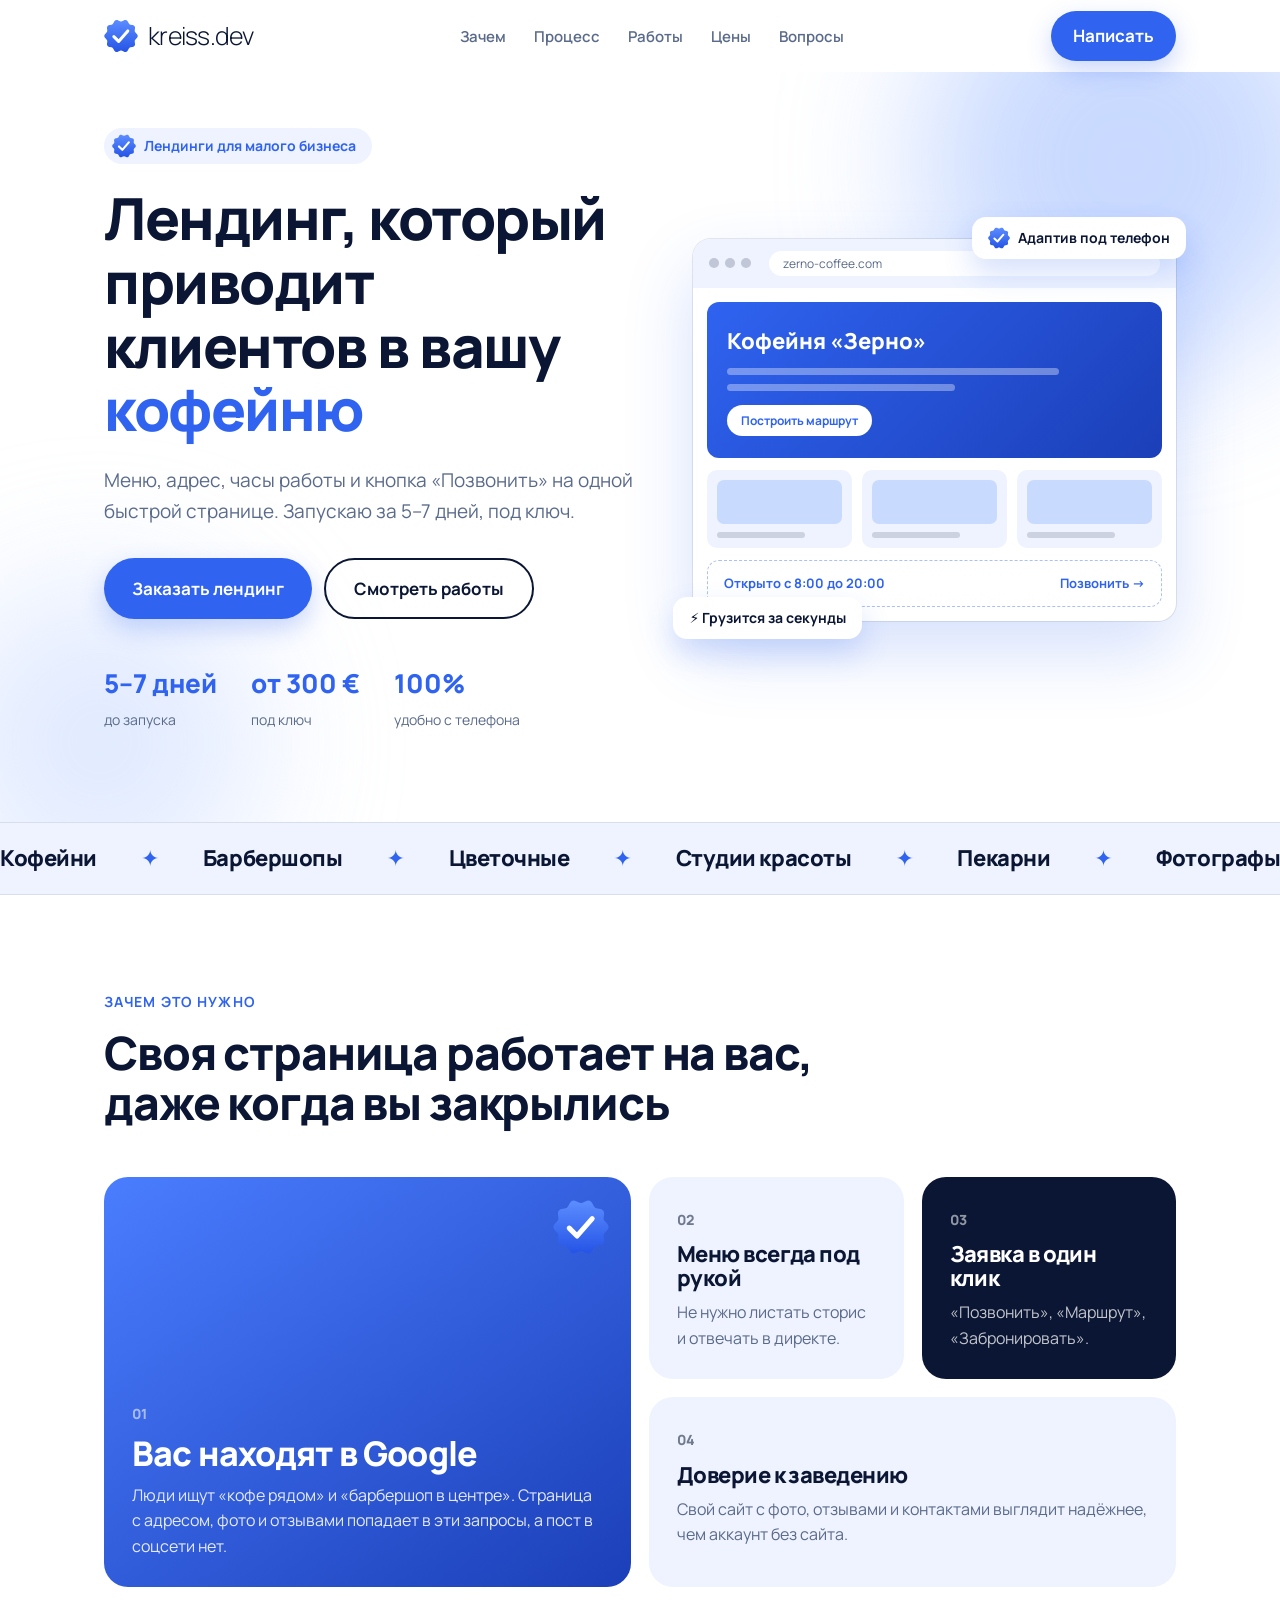
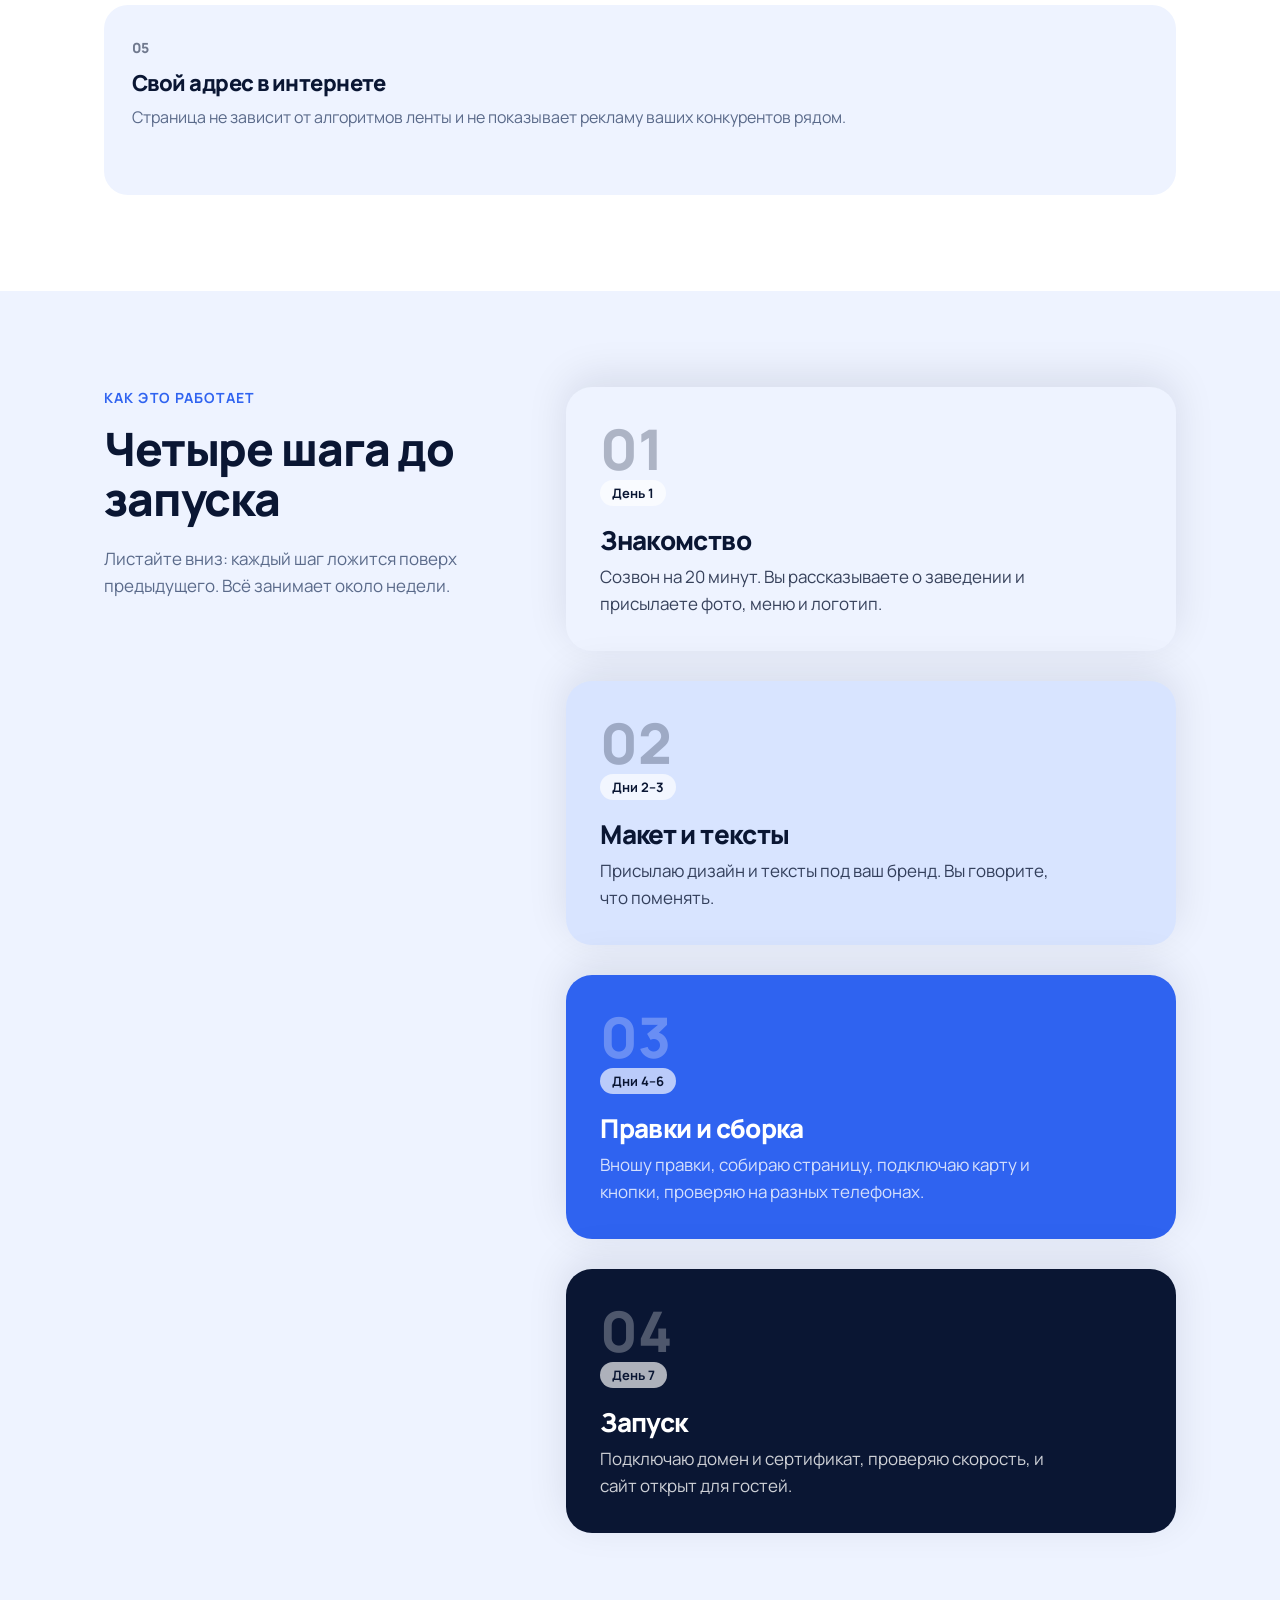
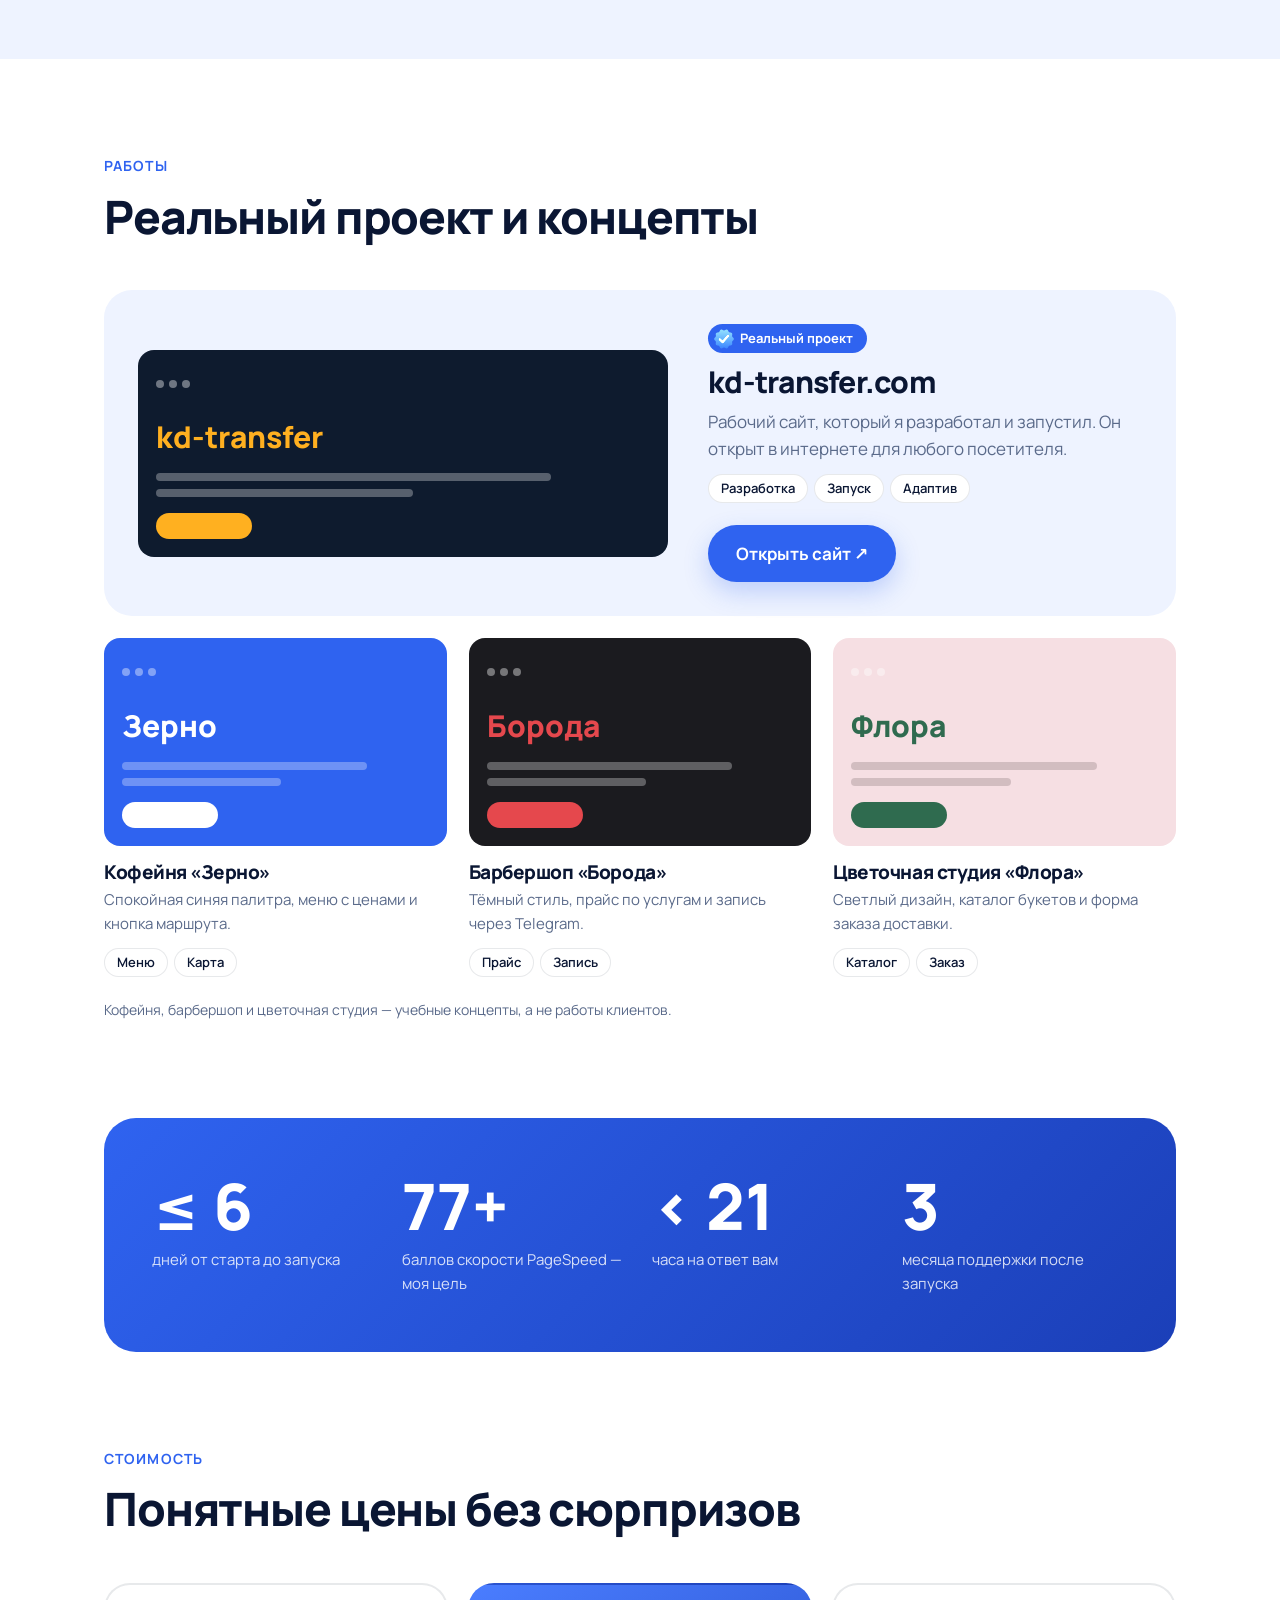
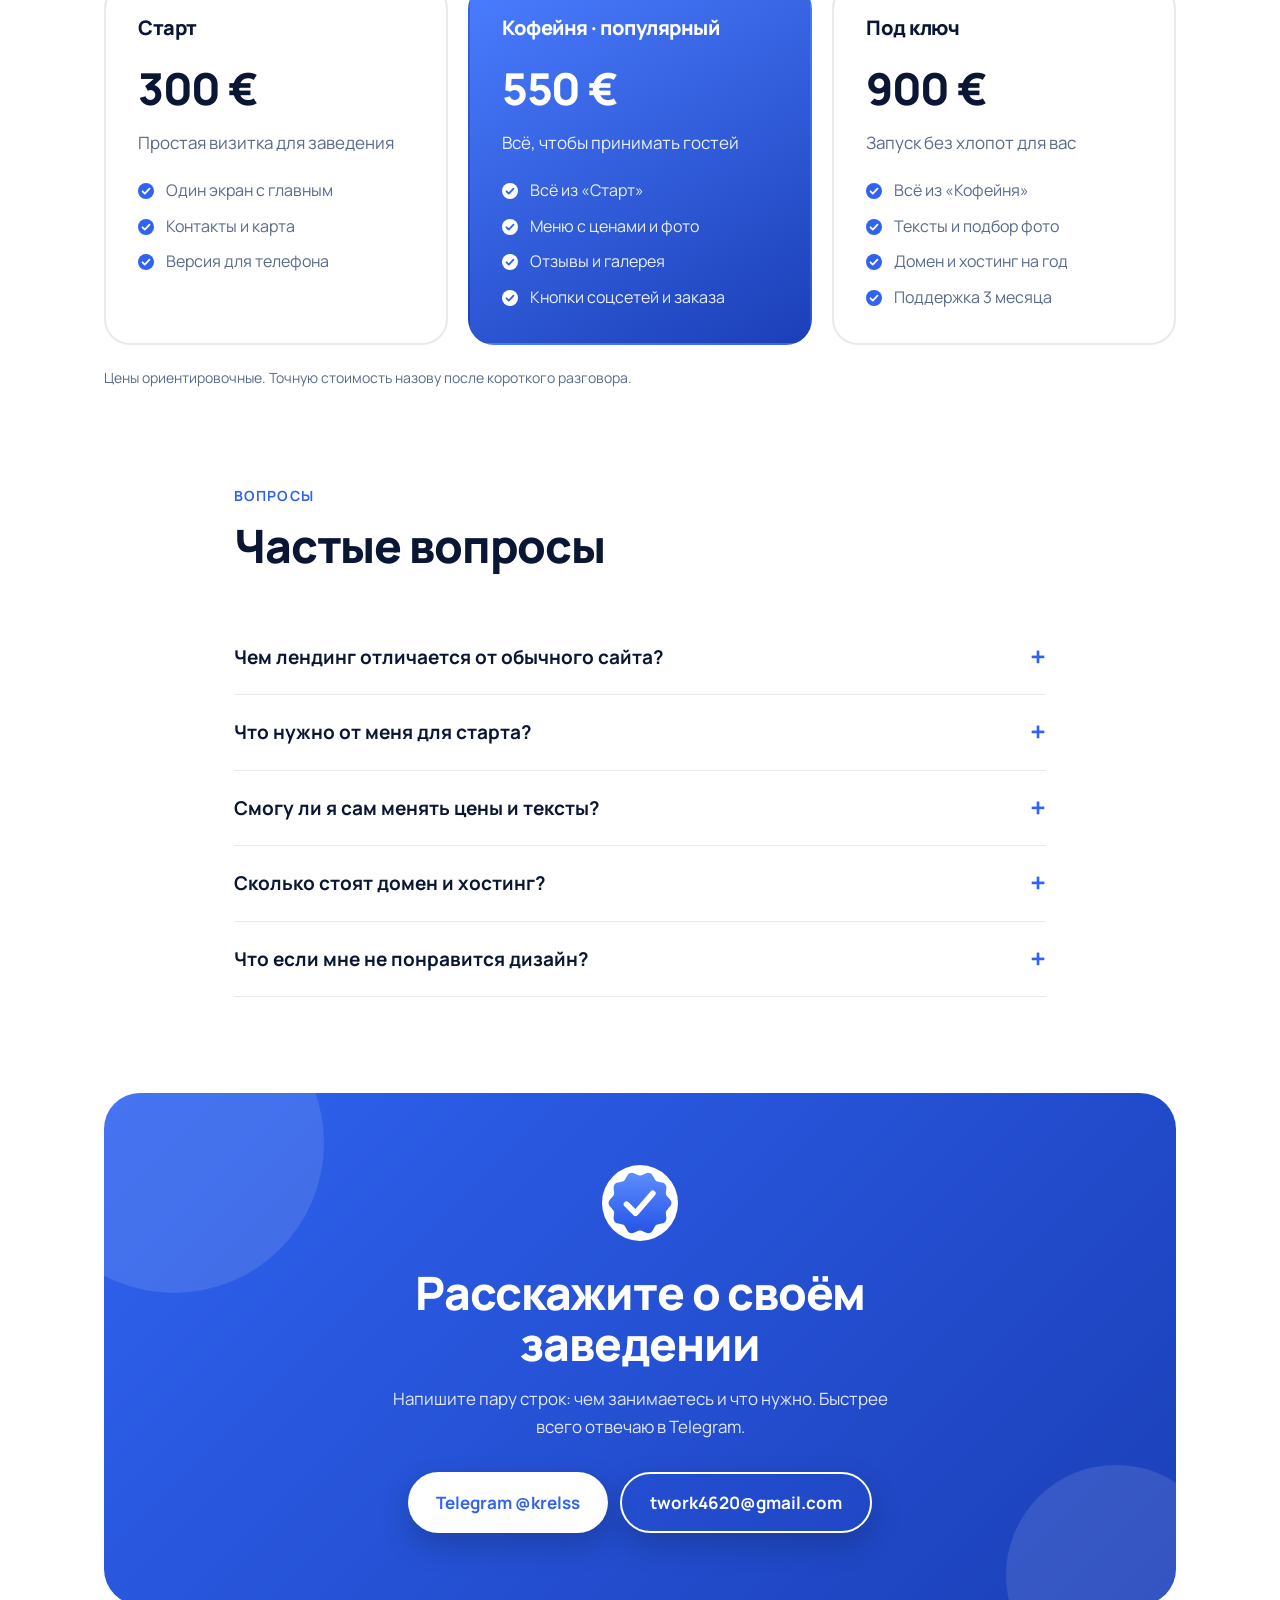
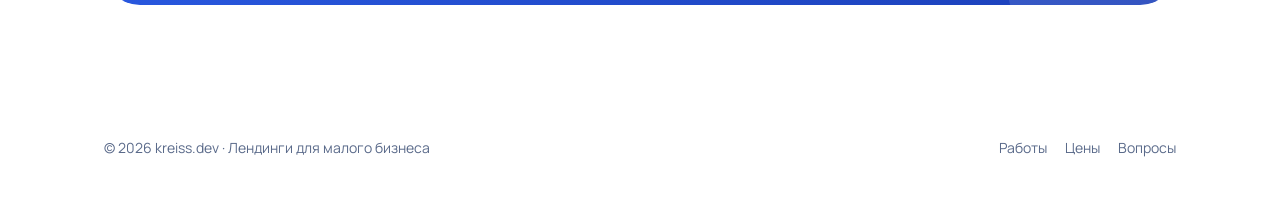
<file: index.html>
<!DOCTYPE html>
<html lang="ru" data-theme="light">
<head>
<meta charset="utf-8">
<meta name="viewport" content="width=device-width, initial-scale=1, viewport-fit=cover">
<title>kreiss.dev — лендинги для кофеен и малого бизнеса</title>
<meta name="description" content="Разрабатываю быстрые лендинги для кофеен, барбершопов, студий и другого малого бизнеса. Запуск за 5–7 дней.">
<link rel="preconnect" href="https://fonts.googleapis.com">
<link rel="preconnect" href="https://fonts.gstatic.com" crossorigin>
<link href="https://fonts.googleapis.com/css2?family=Manrope:wght@300;400;500;600;700;800&display=swap" rel="stylesheet">
<link rel="stylesheet" href="style.css">
</head>
<body>
<svg width="0" height="0" style="position:absolute" aria-hidden="true"><defs><linearGradient id="g" x1="0" y1="0" x2="0" y2="1"><stop offset="0" stop-color="#5C8DFF"/><stop offset="1" stop-color="#2554E6"/></linearGradient><symbol id="b" viewBox="0 0 100 100"><path id="bp" fill="url(#g)"/><path d="M29 52l14 14 27-31" fill="none" stroke="#fff" stroke-width="9" stroke-linecap="round" stroke-linejoin="round"/></symbol></defs></svg>
<div id="bar"></div>

<header id="hd"><div class="w hd">
<a class="logo" href="#top"><svg class="bdg" aria-hidden="true"><use href="#b"/></svg>kreiss.dev</a>
<nav><a href="#why">Зачем</a><a href="#how">Процесс</a><a href="#works">Работы</a><a href="#price">Цены</a><a href="#faq">Вопросы</a></nav>
<a class="btn" href="#contact" style="padding:11px 22px">Написать</a>
</div></header>

<main id="top">
<div class="hero"><div class="blob b-a"></div><div class="blob b-b"></div>
<div class="w hg">
<div>
<div class="pill"><svg class="bdg" aria-hidden="true"><use href="#b"/></svg>Лендинги для малого бизнеса</div>
<h1 id="h1">Лендинг, который приводит клиентов в вашу кофейню</h1>
<p class="lead">Меню, адрес, часы работы и кнопка «Позвонить» на одной быстрой странице. Запускаю за 5–7 дней, под ключ.</p>
<div class="row"><a class="btn" href="#contact">Заказать лендинг</a><a class="btn o" href="#works">Смотреть работы</a></div>
<div class="facts"><div><b>5–7 дней</b><span>до запуска</span></div><div><b>от 300 €</b><span>под ключ</span></div><div><b>100%</b><span>удобно с телефона</span></div></div>
</div>
<div class="stage">
<div class="browser" aria-hidden="true">
<div class="bar"><i></i><i></i><i></i><span>zerno-coffee.com</span></div>
<div class="pg">
<div class="p1"><b>Кофейня «Зерно»</b><u></u><u></u><em>Построить маршрут</em></div>
<div class="pm"><div><s></s><u></u></div><div><s></s><u></u></div><div><s></s><u></u></div></div>
<div class="p3"><span>Открыто с 8:00 до 20:00</span><span>Позвонить →</span></div>
</div></div>
<div class="chip c1"><svg class="bdg" aria-hidden="true"><use href="#b"/></svg>Адаптив под телефон</div>
<div class="chip c2">⚡ Грузится за секунды</div>
</div>
</div></div>

<div class="mq" aria-hidden="true"><div class="tr" id="tr"><span>Кофейни</span><i>✦</i><span>Барбершопы</span><i>✦</i><span>Цветочные</span><i>✦</i><span>Студии красоты</span><i>✦</i><span>Пекарни</span><i>✦</i><span>Фотографы</span><i>✦</i><span>Автосервисы</span><i>✦</i><span>Тренеры</span><i>✦</i></div></div>

<section id="why"><div class="w">
<span class="k rv">Зачем это нужно</span>
<h2 class="rv">Своя страница работает на вас, даже когда вы закрылись</h2>
<div class="bento">
<div class="t bl big rv"><svg class="bdg" aria-hidden="true"><use href="#b"/></svg><small>01</small><h3>Вас находят в Google</h3><p>Люди ищут «кофе рядом» и «барбершоп в центре». Страница с адресом, фото и отзывами попадает в эти запросы, а пост в соцсети нет.</p></div>
<div class="t rv"><small>02</small><h3>Меню всегда под рукой</h3><p>Не нужно листать сторис и отвечать в директе.</p></div>
<div class="t dk rv"><small>03</small><h3>Заявка в один клик</h3><p>«Позвонить», «Маршрут», «Забронировать».</p></div>
<div class="t wide rv"><small>04</small><h3>Доверие к заведению</h3><p>Свой сайт с фото, отзывами и контактами выглядит надёжнее, чем аккаунт без сайта.</p></div>
<div class="t full rv"><small>05</small><h3>Свой адрес в интернете</h3><p>Страница не зависит от алгоритмов ленты и не показывает рекламу ваших конкурентов рядом.</p></div>
</div></div></section>

<section id="how" style="background:var(--soft)"><div class="w stk">
<div class="l"><span class="k rv">Как это работает</span><h2 class="rv" style="margin-bottom:20px">Четыре шага до запуска</h2><p class="rv">Листайте вниз: каждый шаг ложится поверх предыдущего. Всё занимает около недели.</p></div>
<div>
<div class="st" style="--i:0"><b>01</b><br><span>День 1</span><h3>Знакомство</h3><p>Созвон на 20 минут. Вы рассказываете о заведении и присылаете фото, меню и логотип.</p></div>
<div class="st" style="--i:1"><b>02</b><br><span>Дни 2–3</span><h3>Макет и тексты</h3><p>Присылаю дизайн и тексты под ваш бренд. Вы говорите, что поменять.</p></div>
<div class="st" style="--i:2"><b>03</b><br><span>Дни 4–6</span><h3>Правки и сборка</h3><p>Вношу правки, собираю страницу, подключаю карту и кнопки, проверяю на разных телефонах.</p></div>
<div class="st" style="--i:3"><b>04</b><br><span>День 7</span><h3>Запуск</h3><p>Подключаю домен и сертификат, проверяю скорость, и сайт открыт для гостей.</p></div>
</div></div></section>

<section id="works"><div class="w">
<span class="k rv">Работы</span>
<h2 class="rv">Реальный проект и концепты</h2>
<div class="wk">
<div class="feat rv"><div class="mk" style="--c:#0E1B2E;--a:#FFB020"><i></i><i></i><i></i><b>kd-transfer</b><u></u><u></u><em></em></div>
<div><span class="badge"><svg class="bdg" aria-hidden="true"><use href="#b"/></svg>Реальный проект</span><h3 style="font-size:30px">kd-transfer.com</h3><p style="color:var(--muted);margin-top:10px">Рабочий сайт, который я разработал и запустил. Он открыт в интернете для любого посетителя.</p><div class="tg"><span>Разработка</span><span>Запуск</span><span>Адаптив</span></div><a class="btn" href="https://kd-transfer.com" target="_blank" rel="noopener">Открыть сайт ↗</a></div></div>
<div class="cs rv"><div class="mk"><i></i><i></i><i></i><b>Зерно</b><u></u><u></u><em></em></div><h3>Кофейня «Зерно»</h3><p>Спокойная синяя палитра, меню с ценами и кнопка маршрута.</p><div class="tg"><span>Меню</span><span>Карта</span></div></div>
<div class="cs rv"><div class="mk" style="--c:#1B1B1F;--a:#E5484D"><i></i><i></i><i></i><b>Борода</b><u></u><u></u><em></em></div><h3>Барбершоп «Борода»</h3><p>Тёмный стиль, прайс по услугам и запись через Telegram.</p><div class="tg"><span>Прайс</span><span>Запись</span></div></div>
<div class="cs rv"><div class="mk" style="--c:#F6DFE3;--a:#2F6B4F;color:#3A2A2E"><i></i><i></i><i></i><b>Флора</b><u style="background:#3a2a2e30"></u><u style="background:#3a2a2e30"></u><em></em></div><h3>Цветочная студия «Флора»</h3><p>Светлый дизайн, каталог букетов и форма заказа доставки.</p><div class="tg"><span>Каталог</span><span>Заказ</span></div></div>
</div>
<p class="note rv">Кофейня, барбершоп и цветочная студия — учебные концепты, а не работы клиентов.</p>
</div></section>

<section style="padding-top:0"><div class="w"><div class="nb rv">
<div><b data-to="7" data-pre="≤ ">0</b><span>дней от старта до запуска</span></div>
<div><b data-to="90" data-suf="+">0</b><span>баллов скорости PageSpeed — моя цель</span></div>
<div><b data-to="24" data-pre="< ">0</b><span>часа на ответ вам</span></div>
<div><b data-to="3">0</b><span>месяца поддержки после запуска</span></div>
</div></div></section>

<section id="price" style="padding-top:0"><div class="w">
<span class="k rv">Стоимость</span><h2 class="rv">Понятные цены без сюрпризов</h2>
<div class="pr">
<div class="pl rv"><h3>Старт</h3><div class="pc">300 €</div><p>Простая визитка для заведения</p><ul><li>Один экран с главным</li><li>Контакты и карта</li><li>Версия для телефона</li></ul></div>
<div class="pl hot rv"><h3>Кофейня · популярный</h3><div class="pc">550 €</div><p>Всё, чтобы принимать гостей</p><ul><li>Всё из «Старт»</li><li>Меню с ценами и фото</li><li>Отзывы и галерея</li><li>Кнопки соцсетей и заказа</li></ul></div>
<div class="pl rv"><h3>Под ключ</h3><div class="pc">900 €</div><p>Запуск без хлопот для вас</p><ul><li>Всё из «Кофейня»</li><li>Тексты и подбор фото</li><li>Домен и хостинг на год</li><li>Поддержка 3 месяца</li></ul></div>
</div>
<p class="note rv">Цены ориентировочные. Точную стоимость назову после короткого разговора.</p>
</div></section>

<section id="faq" style="padding-top:0"><div class="w" style="max-width:860px">
<span class="k rv">Вопросы</span><h2 class="rv">Частые вопросы</h2>
<details class="rv"><summary>Чем лендинг отличается от обычного сайта?</summary><p>Лендинг — это одна страница с одной целью: чтобы человек позвонил, записался или пришёл. Он дешевле и запускается быстрее многостраничного сайта, а малому бизнесу обычно хватает именно его.</p></details>
<details class="rv"><summary>Что нужно от меня для старта?</summary><p>Рассказать о заведении, прислать логотип, фото и меню или прайс. Если фото нет, помогу подобрать их и подскажу, как снять хорошие кадры на телефон.</p></details>
<details class="rv"><summary>Смогу ли я сам менять цены и тексты?</summary><p>Да. Покажу, как обновлять меню и контакты, программист для этого не нужен. Крупные правки можно заказать у меня отдельно.</p></details>
<details class="rv"><summary>Сколько стоят домен и хостинг?</summary><p>Домен обычно стоит от 10 до 20 € в год, хостинг для лендинга дешёвый или бесплатный. В тарифе «Под ключ» я оформляю всё на вас и оплачиваю первый год.</p></details>
<details class="rv"><summary>Что если мне не понравится дизайн?</summary><p>Я показываю макет до запуска и вношу правки по вашим комментариям. Раунды правок входят в стоимость.</p></details>
</div></section>

<section id="contact" style="padding-top:0"><div class="w"><div class="ct rv">
<svg class="bdg" aria-hidden="true"><use href="#b"/></svg>
<h2>Расскажите о своём заведении</h2>
<p>Напишите пару строк: чем занимаетесь и что нужно. Быстрее всего отвечаю в Telegram.</p>
<div class="row"><a class="btn" href="https://t.me/krelss">Telegram @krelss</a><a class="btn o" href="mailto:twork4620@gmail.com">twork4620@gmail.com</a></div>
</div></div></section>
</main>

<footer><div class="w ft"><span>© 2026 kreiss.dev · Лендинги для малого бизнеса</span><span><a href="#works">Работы</a><a href="#price">Цены</a><a href="#faq">Вопросы</a></span></div></footer>
<a class="fab" id="fab" href="#contact">Написать</a>

<script src="script.js"></script>
</body>
</html>
</file>
<file: style.css>
:root{color-scheme:light;--ink:#0A1633;--muted:#5A6A8A;--blue:#2F63F0;--deep:#1B3FB8;--soft:#EEF3FF;--line:#0A163318;
box-sizing:border-box;padding-top:env(safe-area-inset-top,0px);padding-bottom:env(safe-area-inset-bottom,0px)}
html{scroll-padding-top:90px;scroll-behavior:smooth}
*,*::before,*::after{box-sizing:border-box}
body{margin:0;background:#fff;color:var(--ink);font:400 17px/1.6 Manrope,system-ui,sans-serif;overflow-x:clip}
h1,h2,h3{margin:0;line-height:1.1;letter-spacing:-.025em;font-weight:800}
p{margin:0}a{color:inherit}
:focus-visible{outline:3px solid var(--blue);outline-offset:3px}
.w{max-width:1120px;margin:0 auto;padding:0 24px}
.bdg{width:30px;height:30px;flex:none;display:inline-block}
.btn{display:inline-flex;align-items:center;gap:8px;background:var(--blue);color:#fff;font-weight:700;text-decoration:none;padding:15px 28px;border-radius:999px;transition:transform .2s,box-shadow .2s;box-shadow:0 10px 24px #2f63f040}
.btn:hover{transform:translateY(-3px);box-shadow:0 16px 30px #2f63f060}
.btn.o{background:none;color:var(--ink);box-shadow:none;border:2px solid var(--ink)}
.btn.o:hover{background:var(--ink);color:#fff}
/* header */
header{position:sticky;top:env(safe-area-inset-top,0px);z-index:30;background:#ffffffcc;-webkit-backdrop-filter:blur(12px);backdrop-filter:blur(12px);transition:box-shadow .3s}
header.sc{box-shadow:0 6px 24px #0a163314}
.hd{display:flex;align-items:center;justify-content:space-between;height:72px}
.logo{display:inline-flex;align-items:center;gap:10px;font-size:25px;font-weight:300;letter-spacing:-.03em;text-decoration:none}
.logo .bdg{width:34px;height:34px;animation:pop .9s cubic-bezier(.3,1.6,.5,1) both}
.logo:hover .bdg{animation:spin .7s}
@keyframes pop{from{transform:scale(0) rotate(-140deg)}}@keyframes spin{to{transform:rotate(360deg)}}
nav a{margin:0 14px;text-decoration:none;font-weight:600;font-size:15px;color:var(--muted);transition:color .2s}
nav a:hover{color:var(--blue)}
#bar{position:fixed;top:0;left:0;right:0;height:3px;background:var(--blue);transform:scaleX(0);transform-origin:left;z-index:60}
/* hero */
.hero{position:relative;overflow:clip;padding:56px 0 90px}
.blob{position:absolute;border-radius:50%;filter:blur(70px);opacity:.55;z-index:-1;animation:drift 14s ease-in-out infinite alternate}
.b-a{width:420px;height:420px;background:#9DBBFF;top:-120px;right:-60px}
.b-b{width:320px;height:320px;background:#C9DAFF;bottom:-80px;left:-60px;animation-delay:-6s}
@keyframes drift{to{transform:translate(40px,50px) scale(1.15)}}
.hg{display:grid;grid-template-columns:1.05fr .95fr;gap:56px;align-items:center}
.pill{display:inline-flex;align-items:center;gap:8px;background:var(--soft);color:var(--blue);font-weight:700;font-size:14px;padding:6px 16px 6px 8px;border-radius:999px;margin-bottom:22px}
.pill .bdg{width:24px;height:24px}
h1{font-size:clamp(34px,4.7vw,58px)}
h1 em{font-style:normal;color:var(--blue)}
h1 .wd{display:inline-block;opacity:0;transform:translateY(.6em);animation:up .7s cubic-bezier(.2,.8,.2,1) forwards}
@keyframes up{to{opacity:1;transform:none}}
.lead{font-size:19px;color:var(--muted);max-width:30em;margin:24px 0 32px}
.row{display:flex;gap:12px;flex-wrap:wrap}
.facts{display:flex;gap:34px;margin-top:44px;flex-wrap:wrap}
.facts b{display:block;font-size:26px;font-weight:800;color:var(--blue)}.facts span{font-size:14px;color:var(--muted)}
/* browser mockup */
.stage{position:relative}
.browser{background:#fff;border-radius:18px;box-shadow:0 30px 70px #2f63f033,0 0 0 1px var(--line);overflow:hidden;animation:fl 7s ease-in-out infinite}
@keyframes fl{50%{transform:translateY(-12px)}}
.bar{display:flex;align-items:center;gap:6px;padding:12px 16px;background:var(--soft)}
.bar i{width:10px;height:10px;border-radius:50%;background:#0a163333}
.bar span{margin-left:12px;flex:1;background:#fff;border-radius:99px;padding:3px 14px;font-size:12px;color:var(--muted)}
.pg{padding:14px;display:grid;gap:12px}
.pg>*{opacity:0;transform:translateY(18px);animation:up .7s cubic-bezier(.2,.8,.2,1) forwards}
.p1{background:linear-gradient(135deg,#2F63F0,#1B3FB8);color:#fff;border-radius:12px;padding:22px 20px;animation-delay:.7s!important}
.p1 b{display:block;font-size:22px;font-weight:800}.p1 u{display:block;height:7px;border-radius:4px;background:#ffffff59;margin-top:9px;width:80%}.p1 u+u{width:55%}
.p1 em{display:inline-block;font-style:normal;font-size:12px;font-weight:700;background:#fff;color:var(--blue);border-radius:99px;padding:6px 14px;margin-top:14px;animation:pulse 2.4s ease-in-out 3s infinite}
@keyframes pulse{50%{transform:scale(1.1)}}
.pm{display:grid;grid-template-columns:repeat(3,1fr);gap:10px}
.pm div{background:var(--soft);border-radius:10px;padding:10px;animation:up .6s forwards;opacity:0;transform:translateY(18px)}
.pm div:nth-child(1){animation-delay:1.3s}.pm div:nth-child(2){animation-delay:1.55s}.pm div:nth-child(3){animation-delay:1.8s}
.pm s{display:block;height:44px;border-radius:7px;background:#C9DAFF;margin-bottom:8px}.pm u{display:block;height:6px;border-radius:3px;background:#0a163326;width:70%}
.p3{display:flex;justify-content:space-between;align-items:center;border-radius:12px;border:1.5px dashed #2f63f066;padding:12px 16px;font-size:13px;font-weight:700;color:var(--blue);animation-delay:2.2s!important}
.chip{position:absolute;background:#fff;border-radius:14px;padding:10px 16px;font-weight:700;font-size:14px;box-shadow:0 14px 30px #2f63f033;display:flex;align-items:center;gap:8px;opacity:0;animation:up .7s forwards,fl 6s ease-in-out infinite;z-index:2}
.c1{right:-10px;top:-22px;animation-delay:2.5s,2.5s}.c2{left:-20px;bottom:-18px;animation-delay:2.9s,3s}
.chip .bdg{width:22px;height:22px}
/* marquee */
.mq{border-block:1px solid var(--line);overflow:hidden;padding:18px 0;background:var(--soft)}
.tr{display:flex;gap:44px;width:max-content;animation:sc 34s linear infinite;font-weight:800;font-size:22px;letter-spacing:-.02em;white-space:nowrap}
.tr i{font-style:normal;color:var(--blue)}.mq:hover .tr{animation-play-state:paused}
@keyframes sc{to{transform:translateX(-50%)}}
/* sections */
section{padding:96px 0}
.k{color:var(--blue);font-weight:700;font-size:14px;letter-spacing:.08em;text-transform:uppercase;margin-bottom:14px;display:block}
h2{font-size:clamp(28px,4vw,46px);max-width:16em;margin-bottom:48px}
.js .rv{opacity:0;transform:translateY(34px);transition:opacity .8s ease,transform .8s cubic-bezier(.2,.8,.2,1)}
.js .rv.in{opacity:1;transform:none}
/* bento */
.bento{display:grid;grid-template-columns:repeat(4,1fr);grid-auto-rows:minmax(190px,auto);gap:18px}
.t{border-radius:24px;padding:28px;background:var(--soft);position:relative;overflow:hidden;transition:transform .3s,box-shadow .3s}
.t:hover{transform:translateY(-6px);box-shadow:0 22px 44px #2f63f030}
.t small{font-weight:800;font-size:14px;opacity:.55}
.t h3{font-size:22px;margin:10px 0}.t p{color:var(--muted);font-size:16px}
.t.bl{background:linear-gradient(145deg,#4A7DFF,#1B3FB8);color:#fff}.t.bl p{color:#ffffffe0}
.t.dk{background:var(--ink);color:#fff}.t.dk p{color:#ffffffc0}
.t.big{grid-column:span 2;grid-row:span 2;display:flex;flex-direction:column;justify-content:flex-end}
.t.big h3{font-size:34px}
.t.wide{grid-column:span 2}.t.full{grid-column:1/-1}
.t .bdg{position:absolute;right:22px;top:22px;width:56px;height:56px;animation:fl 5s ease-in-out infinite}
/* stacked steps */
.stk{display:grid;grid-template-columns:.8fr 1.2fr;gap:56px;align-items:start}
.stk .l{position:sticky;top:120px}.stk .l p{color:var(--muted);max-width:22em}
.st{position:sticky;top:calc(100px + var(--i)*22px);border-radius:26px;padding:34px;min-height:230px;margin-bottom:30px;box-shadow:0 -10px 40px #0a16331a}
.st:nth-child(1){background:var(--soft)}.st:nth-child(2){background:#D8E4FF}.st:nth-child(3){background:var(--blue);color:#fff}.st:nth-child(4){background:var(--ink);color:#fff}
.st b{font-size:56px;font-weight:800;line-height:1;opacity:.28}
.st h3{font-size:26px;margin:14px 0 8px}.st span{display:inline-block;font-weight:700;font-size:13px;background:#ffffffaa;color:var(--ink);border-radius:99px;padding:3px 12px;margin-bottom:6px}
.st p{max-width:28em;opacity:.8}
/* works */
.wk{display:grid;grid-template-columns:repeat(3,1fr);gap:22px}
.feat{grid-column:1/-1;display:grid;grid-template-columns:1.1fr .9fr;gap:40px;align-items:center;background:var(--soft);border-radius:28px;padding:34px}
.mk{border-radius:16px;padding:18px;color:#fff;position:relative;overflow:hidden;min-height:190px;background:var(--c,#2F63F0);transition:transform .5s cubic-bezier(.2,.8,.2,1)}
.mk:hover,.feat:hover .mk{transform:perspective(700px) rotateX(4deg) rotateY(-6deg) scale(1.03)}
.mk i{display:inline-block;width:8px;height:8px;border-radius:50%;background:#fff6;margin-right:5px}
.mk b{display:block;font-size:30px;font-weight:800;margin:18px 0 12px;color:var(--a,#fff)}
.mk u{display:block;height:8px;border-radius:4px;background:#ffffff4d;margin-bottom:8px;width:80%}.mk u+u{width:52%}
.mk em{display:block;width:96px;height:26px;border-radius:99px;background:var(--a,#fff);margin-top:16px;animation:pulse 2.4s ease-in-out infinite}
.cs h3{font-size:19px;margin:16px 0 6px}.cs p{color:var(--muted);font-size:15px}
.tg{display:flex;gap:6px;flex-wrap:wrap;margin-top:12px}.tg span{font-size:13px;font-weight:600;background:#fff;border-radius:99px;padding:3px 12px;border:1px solid var(--line)}
.badge{display:inline-flex;align-items:center;gap:6px;background:var(--blue);color:#fff;font-size:13px;font-weight:700;border-radius:99px;padding:4px 14px 4px 6px;margin-bottom:12px}
.badge .bdg{width:20px;height:20px;filter:brightness(1.6)}
.feat .btn{margin-top:22px}
.note{color:var(--muted);font-size:14px;margin-top:22px}
/* numbers */
.nb{background:linear-gradient(135deg,#2F63F0,#1B3FB8);color:#fff;border-radius:32px;padding:56px 48px;display:grid;grid-template-columns:repeat(4,1fr);gap:24px}
.nb b{display:block;font-size:clamp(40px,5.5vw,64px);font-weight:800;line-height:1}.nb span{display:block;margin-top:10px;color:#ffffffd0;font-size:15px}
/* pricing */
.pr{display:grid;grid-template-columns:repeat(3,1fr);gap:20px;align-items:stretch}
.pl{border:2px solid var(--line);border-radius:26px;padding:32px;display:flex;flex-direction:column;transition:transform .3s,box-shadow .3s;background:#fff}
.pl:hover{transform:translateY(-8px);box-shadow:0 24px 50px #2f63f030}
.pl.hot{background:linear-gradient(150deg,#4A7DFF,#1B3FB8);color:#fff;border-color:transparent;transform:scale(1.03)}
.pl.hot:hover{transform:scale(1.03) translateY(-8px)}
.pl h3{font-size:20px}.pl .pc{font-size:44px;font-weight:800;letter-spacing:-.03em;margin:14px 0 6px}
.pl p{color:var(--muted)}.pl.hot p,.pl.hot li{color:#ffffffe6}
.pl ul{list-style:none;padding:0;margin:22px 0 0;display:grid;gap:10px}
.pl li{padding-left:28px;position:relative;color:var(--muted);font-size:16px}
.pl li::before{content:"";position:absolute;left:0;top:5px;width:16px;height:16px;border-radius:50%;background:var(--blue) url("data:image/svg+xml,%3Csvg xmlns='http://www.w3.org/2000/svg' viewBox='0 0 16 16'%3E%3Cpath d='M4.5 8.3l2.3 2.3 4.7-5' fill='none' stroke='white' stroke-width='1.8' stroke-linecap='round' stroke-linejoin='round'/%3E%3C/svg%3E")}
.pl.hot li::before{background-color:#fff;background-image:url("data:image/svg+xml,%3Csvg xmlns='http://www.w3.org/2000/svg' viewBox='0 0 16 16'%3E%3Cpath d='M4.5 8.3l2.3 2.3 4.7-5' fill='none' stroke='%232F63F0' stroke-width='1.8' stroke-linecap='round' stroke-linejoin='round'/%3E%3C/svg%3E")}
/* faq */
details{border-bottom:1px solid var(--line);padding:22px 0}
summary{cursor:pointer;font-weight:700;font-size:19px;list-style:none;display:flex;justify-content:space-between;gap:20px}
summary::-webkit-details-marker{display:none}
summary::after{content:"+";font-size:28px;line-height:1;color:var(--blue);transition:transform .3s}
details[open] summary::after{transform:rotate(135deg)}
details p{margin-top:12px;color:var(--muted);max-width:42em;animation:up .4s both}
/* contact */
.ct{background:linear-gradient(135deg,#2F63F0,#1B3FB8);color:#fff;border-radius:36px;padding:72px 48px;text-align:center;position:relative;overflow:hidden}
.ct::before,.ct::after{content:"";position:absolute;border-radius:50%;background:#ffffff1c;animation:drift 12s ease-in-out infinite alternate}
.ct::before{width:300px;height:300px;left:-80px;top:-100px}.ct::after{width:220px;height:220px;right:-50px;bottom:-80px;animation-delay:-5s}
.ct>*{position:relative}
.ct .bdg{width:76px;height:76px;margin-bottom:20px;animation:fl 4s ease-in-out infinite;background:#fff;border-radius:50%;padding:6px}
.ct h2{margin:0 auto 16px;max-width:14em}.ct p{color:#ffffffdd;max-width:30em;margin:0 auto 32px}
.ct .row{justify-content:center}
.ct .btn{background:#fff;color:var(--blue);box-shadow:0 12px 28px #0a163340}
.ct .btn.o{background:none;color:#fff;border-color:#fff}.ct .btn.o:hover{background:#fff;color:var(--blue)}
footer{padding:36px 0 48px;color:var(--muted);font-size:14px}
.ft{display:flex;justify-content:space-between;gap:12px;flex-wrap:wrap;align-items:center}
.ft a{margin-left:18px;text-decoration:none}.ft a:hover{color:var(--blue)}
.fab{position:fixed;right:18px;bottom:calc(18px + env(safe-area-inset-bottom,0px));z-index:40;background:var(--blue);color:#fff;font-weight:700;text-decoration:none;padding:14px 24px;border-radius:999px;box-shadow:0 12px 28px #2f63f066;opacity:0;transform:translateY(24px);pointer-events:none;transition:all .4s}
.fab.show{opacity:1;transform:none;pointer-events:auto}
@media (max-width:900px){nav{display:none}.hg,.stk,.feat{grid-template-columns:1fr}.stk .l{position:static}.bento{grid-template-columns:1fr 1fr}.t.big,.t.wide,.t.full{grid-column:span 2}.t.big{grid-row:auto;min-height:260px}.wk,.pr{grid-template-columns:1fr}.nb{grid-template-columns:1fr 1fr;padding:40px 28px}.pl.hot{transform:none}.pl.hot:hover{transform:translateY(-8px)}section{padding:68px 0}.c1{right:-4px}.c2{left:-4px}}
@media (max-width:560px){.bento{grid-template-columns:1fr}.t.big,.t.wide,.t.full{grid-column:auto}.ct{padding:52px 22px}.st{top:calc(84px + var(--i)*14px)}}
@media (prefers-reduced-motion:reduce){*,*::before,*::after{animation:none!important;transition:none!important}.js .rv,h1 .wd,.pg>*,.pm div,.chip{opacity:1!important;transform:none!important}html{scroll-behavior:auto}}
</file>
